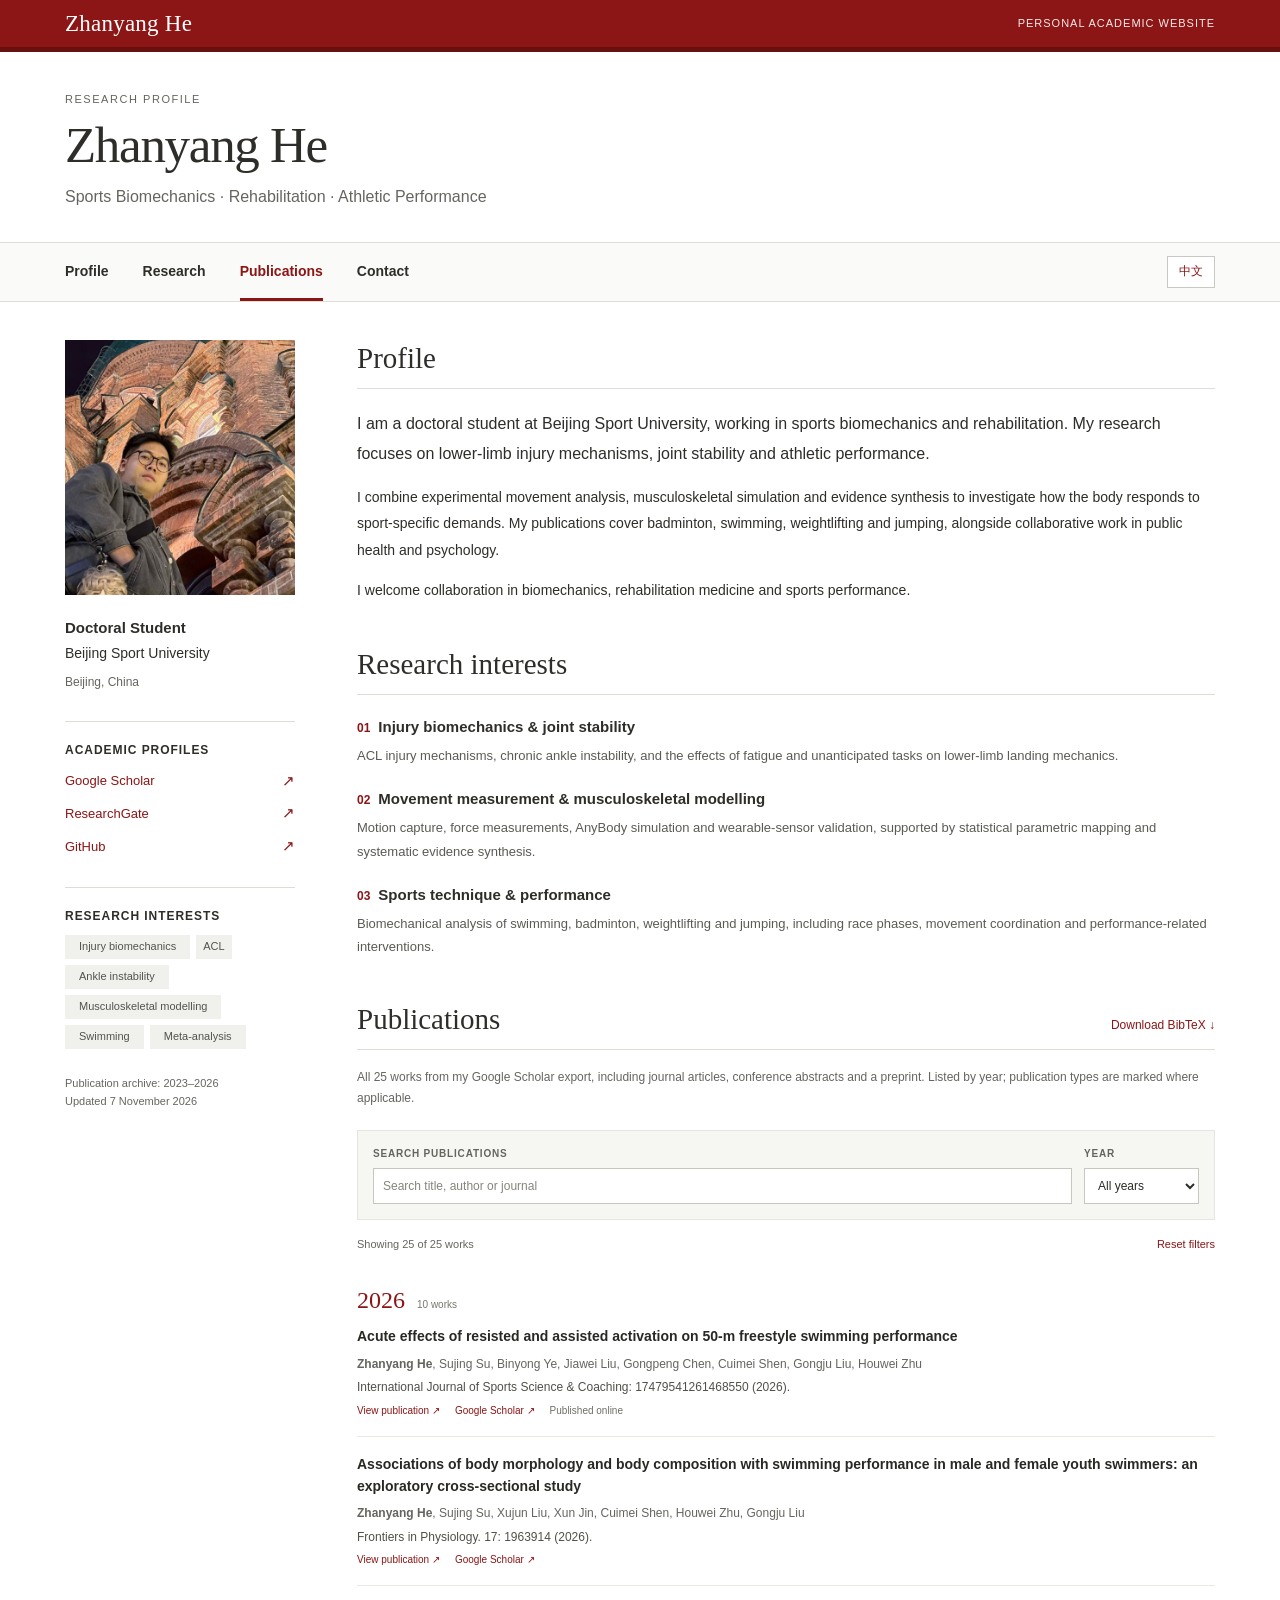
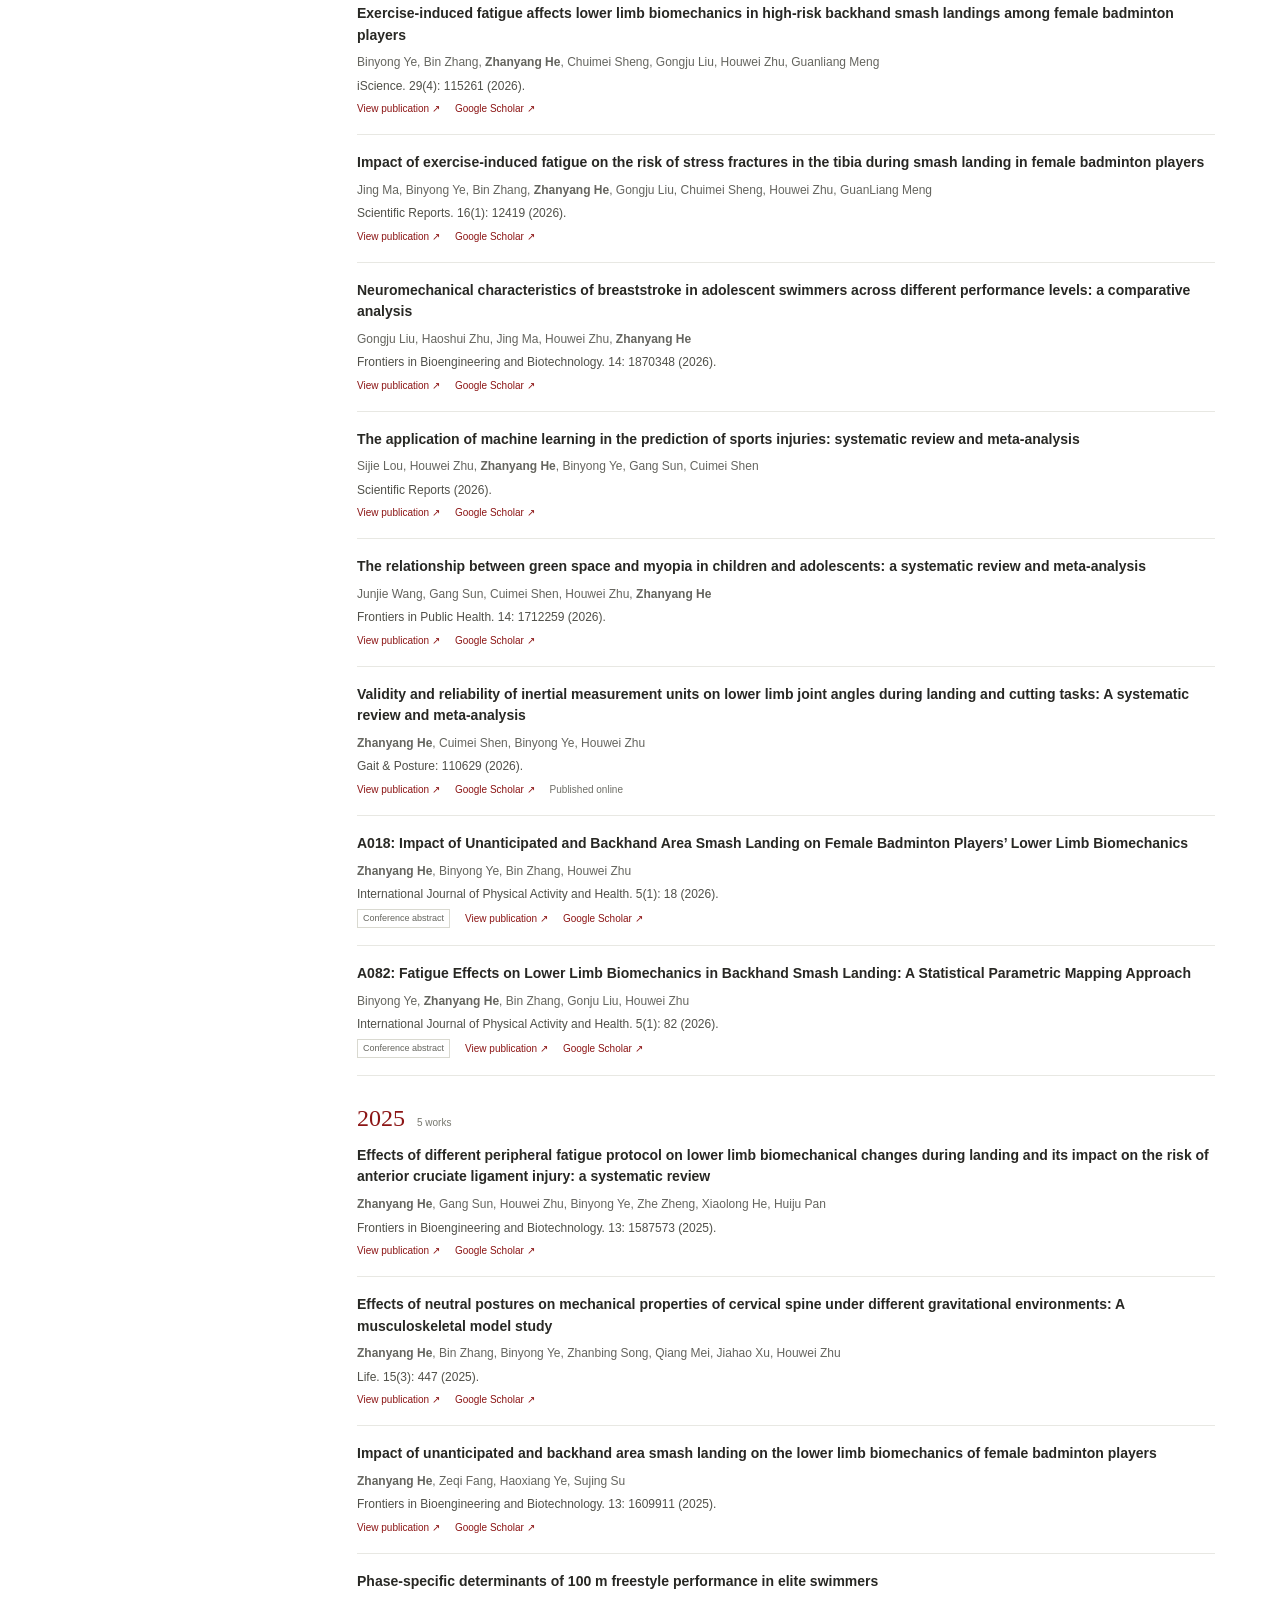
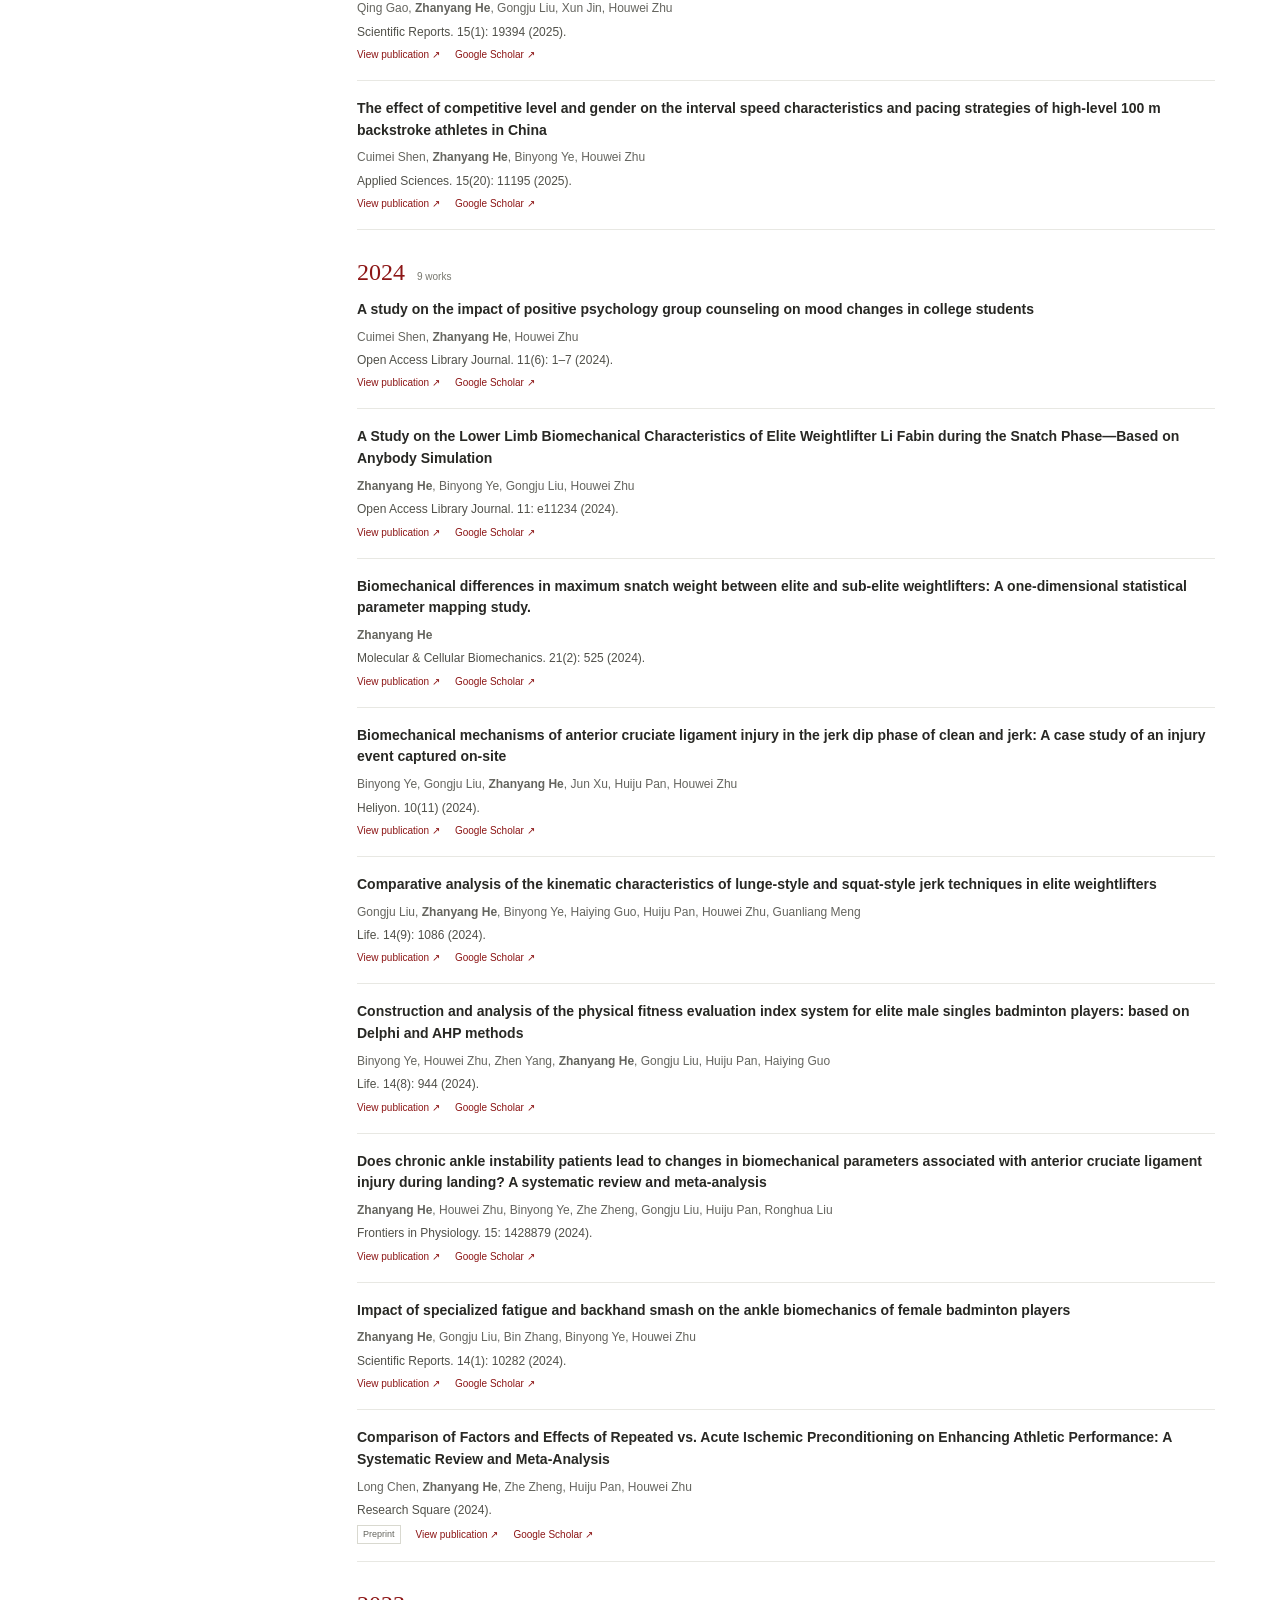
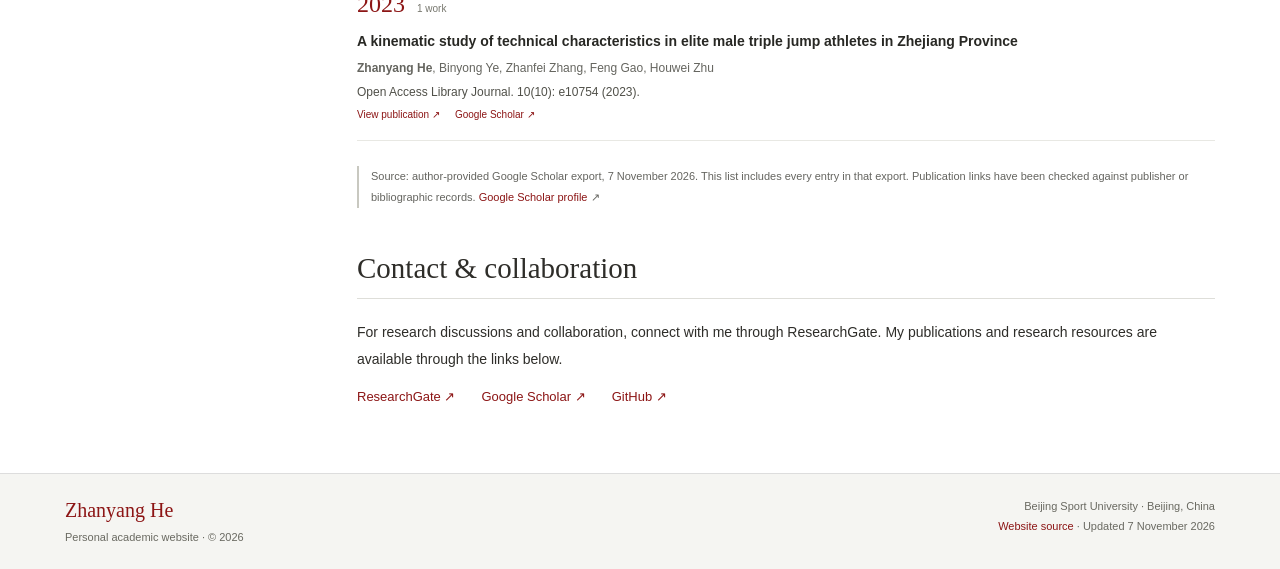
<file: index.html>
<!doctype html>
<html lang="en"><head><meta charset="utf-8"><meta name="viewport" content="width=device-width,initial-scale=1"><title>Zhanyang He | Research &amp; Publications</title><meta name="description" content="Academic profile of Zhanyang He at Beijing Sport University. Research interests and all 25 works from his Google Scholar export, 2023–2026."><meta name="color-scheme" content="light"><link rel="canonical" href="https://zhanyanghesportmed.github.io/"><meta property="og:title" content="Zhanyang He | Research &amp; Publications"><meta property="og:description" content="Sports biomechanics, rehabilitation and athletic performance. Complete Google Scholar publication archive, 2023–2026."><meta property="og:type" content="profile"><meta property="og:url" content="https://zhanyanghesportmed.github.io/"><meta property="og:image" content="https://zhanyanghesportmed.github.io/assets/zhanyang-he.jpg"><link rel="icon" type="image/svg+xml" href="assets/favicon.svg"><link rel="stylesheet" href="styles.css?v=2"><script src="script.js?v=2" defer></script><script type="application/ld+json">{"@context": "https://schema.org", "@type": "Person", "name": "Zhanyang He", "url": "https://zhanyanghesportmed.github.io/", "jobTitle": "Doctoral Student", "affiliation": {"@type": "CollegeOrUniversity", "name": "Beijing Sport University"}, "image": "https://zhanyanghesportmed.github.io/assets/zhanyang-he.jpg", "sameAs": ["https://scholar.google.com/citations?user=t26btK0AAAAJ&hl=en", "https://www.researchgate.net/profile/Zhanyang-He", "https://github.com/zhanyanghesportmed"]}</script></head>
<body><a class="skip" href="#main">Skip to content</a><header><div class="topbar"><div class="wrap topbar-inner"><a class="identity" href="#top">Zhanyang He</a><span class="descriptor"><span data-en="Personal academic website" data-zh="个人学术主页" >Personal academic website</span></span></div></div><div class="masthead wrap" id="top"><p class="eyebrow"><span data-en="Research profile" data-zh="研究主页" >Research profile</span></p><h1>Zhanyang He</h1><p class="subtitle"><span data-en="Sports Biomechanics · Rehabilitation · Athletic Performance" data-zh="运动生物力学 · 康复 · 竞技表现" >Sports Biomechanics · Rehabilitation · Athletic Performance</span></p></div></header>
<div class="nav-shell"><nav class="wrap navigation" aria-label="Main navigation"><div class="nav-links"><a href="#profile" class="active"><span data-en="Profile" data-zh="个人简介" >Profile</span></a><a href="#research"><span data-en="Research" data-zh="研究方向" >Research</span></a><a href="#publications"><span data-en="Publications" data-zh="全部成果" >Publications</span></a><a href="#contact"><span data-en="Contact" data-zh="联系" >Contact</span></a></div><button type="button" class="language js-only" id="language" aria-label="切换为中文">中文</button></nav></div>
<main class="wrap layout" id="main"><aside class="sidebar" aria-label="Personal information"><div class="portrait"><img src="assets/zhanyang-he.jpg" alt="Zhanyang He" width="1920" height="2560" fetchpriority="high"></div><div class="identity-details"><p class="role"><span data-en="Doctoral Student" data-zh="博士研究生" >Doctoral Student</span></p><p class="institution"><span data-en="Beijing Sport University" data-zh="北京体育大学" >Beijing Sport University</span></p><p class="location"><span data-en="Beijing, China" data-zh="中国 · 北京" >Beijing, China</span></p></div><div class="side-section profiles"><h2><span data-en="Academic profiles" data-zh="学术主页" >Academic profiles</span></h2><ul class="side-links"><li><a href="https://scholar.google.com/citations?user=t26btK0AAAAJ&amp;hl=en" class="" target="_blank" rel="noopener noreferrer"><span>Google Scholar</span><span aria-hidden="true">↗</span></a></li><li><a href="https://www.researchgate.net/profile/Zhanyang-He" class="" target="_blank" rel="noopener noreferrer"><span>ResearchGate</span><span aria-hidden="true">↗</span></a></li><li><a href="https://github.com/zhanyanghesportmed" class="" target="_blank" rel="noopener noreferrer"><span>GitHub</span><span aria-hidden="true">↗</span></a></li></ul></div><div class="side-section interests"><h2><span data-en="Research interests" data-zh="研究关键词" >Research interests</span></h2><div class="keywords"><span><span data-en="Injury biomechanics" data-zh="损伤生物力学" >Injury biomechanics</span></span><span>ACL</span><span><span data-en="Ankle instability" data-zh="踝关节不稳" >Ankle instability</span></span><span><span data-en="Musculoskeletal modelling" data-zh="肌骨建模" >Musculoskeletal modelling</span></span><span><span data-en="Swimming" data-zh="游泳" >Swimming</span></span><span><span data-en="Meta-analysis" data-zh="元分析" >Meta-analysis</span></span></div></div><p class="updated"><span data-en="Publication archive: 2023–2026" data-zh="成果档案：2023–2026" >Publication archive: 2023–2026</span><br><span data-en="Updated 7 November 2026" data-zh="更新于 2026 年 11 月 7 日" >Updated 7 November 2026</span></p></aside>
<div class="content"><section id="profile"><h2 class="section-title"><span data-en="Profile" data-zh="个人简介" >Profile</span></h2><p class="bio-lead"><span data-en="I am a doctoral student at Beijing Sport University, working in sports biomechanics and rehabilitation. My research focuses on lower-limb injury mechanisms, joint stability and athletic performance." data-zh="我目前是北京体育大学博士研究生，主要从事运动生物力学与康复相关研究，关注下肢运动损伤机制、关节稳定性与竞技运动表现。" >I am a doctoral student at Beijing Sport University, working in sports biomechanics and rehabilitation. My research focuses on lower-limb injury mechanisms, joint stability and athletic performance.</span></p><p><span data-en="I combine experimental movement analysis, musculoskeletal simulation and evidence synthesis to investigate how the body responds to sport-specific demands. My publications cover badminton, swimming, weightlifting and jumping, alongside collaborative work in public health and psychology." data-zh="我结合实验运动分析、肌骨仿真与证据综合，研究人体对专项运动任务的响应。研究成果涉及羽毛球、游泳、举重与跳跃运动，并参与公共卫生和心理学领域的合作研究。" >I combine experimental movement analysis, musculoskeletal simulation and evidence synthesis to investigate how the body responds to sport-specific demands. My publications cover badminton, swimming, weightlifting and jumping, alongside collaborative work in public health and psychology.</span></p><p><span data-en="I welcome collaboration in biomechanics, rehabilitation medicine and sports performance." data-zh="欢迎围绕生物力学、康复医学和运动表现开展学术交流与合作。" >I welcome collaboration in biomechanics, rehabilitation medicine and sports performance.</span></p></section>
<section id="research"><h2 class="section-title"><span data-en="Research interests" data-zh="研究方向" >Research interests</span></h2><div class="research-item"><h3><span class="index">01</span><span data-en="Injury biomechanics &amp; joint stability" data-zh="损伤生物力学与关节稳定性" >Injury biomechanics &amp; joint stability</span></h3><p><span data-en="ACL injury mechanisms, chronic ankle instability, and the effects of fatigue and unanticipated tasks on lower-limb landing mechanics." data-zh="前交叉韧带损伤机制、慢性踝关节不稳，以及疲劳和非预期任务对下肢落地生物力学的影响。" >ACL injury mechanisms, chronic ankle instability, and the effects of fatigue and unanticipated tasks on lower-limb landing mechanics.</span></p></div><div class="research-item"><h3><span class="index">02</span><span data-en="Movement measurement &amp; musculoskeletal modelling" data-zh="运动测量与肌骨建模" >Movement measurement &amp; musculoskeletal modelling</span></h3><p><span data-en="Motion capture, force measurements, AnyBody simulation and wearable-sensor validation, supported by statistical parametric mapping and systematic evidence synthesis." data-zh="结合动作捕捉、测力、AnyBody 仿真与可穿戴传感器验证，运用统计参数映射和系统性证据综合开展研究。" >Motion capture, force measurements, AnyBody simulation and wearable-sensor validation, supported by statistical parametric mapping and systematic evidence synthesis.</span></p></div><div class="research-item"><h3><span class="index">03</span><span data-en="Sports technique &amp; performance" data-zh="专项技术与运动表现" >Sports technique &amp; performance</span></h3><p><span data-en="Biomechanical analysis of swimming, badminton, weightlifting and jumping, including race phases, movement coordination and performance-related interventions." data-zh="分析游泳、羽毛球、举重与跳跃运动的生物力学特征，关注比赛分段、动作协调与运动表现相关干预。" >Biomechanical analysis of swimming, badminton, weightlifting and jumping, including race phases, movement coordination and performance-related interventions.</span></p></div></section>
<section id="publications"><div class="pub-heading"><h2 class="section-title"><span data-en="Publications" data-zh="全部研究成果" >Publications</span></h2><a class="download" href="publications.bib" download><span data-en="Download BibTeX" data-zh="下载全部引用" >Download BibTeX</span> ↓</a></div><p class="pub-intro"><span data-en="All 25 works from my Google Scholar export, including journal articles, conference abstracts and a preprint." data-zh="收录谷歌学术导出中的全部 25 项成果，包括期刊论文、会议摘要和预印本。" >All 25 works from my Google Scholar export, including journal articles, conference abstracts and a preprint.</span> <span data-en="Listed by year; publication types are marked where applicable." data-zh="按年份排列，会议摘要和预印本已标注类型。" >Listed by year; publication types are marked where applicable.</span></p><div class="publication-controls js-only"><div class="control"><label for="publication-search"><span data-en="Search publications" data-zh="搜索成果" >Search publications</span></label><input type="search" id="publication-search" placeholder="Search title, author or journal" autocomplete="off"></div><div class="control"><label for="publication-year"><span data-en="Year" data-zh="年份" >Year</span></label><select id="publication-year"><option value="all" data-en="All years" data-zh="全部年份">All years</option><option value="2026">2026</option><option value="2025">2025</option><option value="2024">2024</option><option value="2023">2023</option></select></div></div><div class="pub-status js-only"><span id="publication-count" aria-live="polite">Showing 25 of 25 works</span><button type="button" class="reset" id="reset-filters"><span data-en="Reset filters" data-zh="重置筛选" >Reset filters</span></button></div><div id="publication-list"><div class="year-group" data-group-year="2026"><h3 class="year-heading">2026<span class="year-count"><span data-en="10 works" data-zh="10 项成果" >10 works</span></span></h3><article class="publication" id="he2026acute" data-year="2026" data-search="acute effects of resisted and assisted activation on 50-m freestyle swimming performance zhanyang he, sujing su, binyong ye, jiawei liu, gongpeng chen, cuimei shen, gongju liu, houwei zhu international journal of sports science &amp; coaching 2026"><h3><a href="https://doi.org/10.1177/17479541261468550" class="" target="_blank" rel="noopener noreferrer">Acute effects of resisted and assisted activation on 50-m freestyle swimming performance</a></h3><p class="authors"><strong>Zhanyang He</strong>, Sujing Su, Binyong Ye, Jiawei Liu, Gongpeng Chen, Cuimei Shen, Gongju Liu, Houwei Zhu</p><p class="journal">International Journal of Sports Science &amp; Coaching: 17479541261468550 (2026).</p><div class="pub-links"><a href="https://doi.org/10.1177/17479541261468550" class="" target="_blank" rel="noopener noreferrer"><span data-en="View publication" data-zh="查看原文" >View publication</span> ↗</a><a href="https://scholar.google.com/scholar?q=Acute%20effects%20of%20resisted%20and%20assisted%20activation%20on%2050-m%20freestyle%20swimming%20performance" class="" target="_blank" rel="noopener noreferrer">Google Scholar ↗</a><span data-en="Published online" data-zh="在线发表" class="citation-count">Published online</span></div></article><article class="publication" id="he2026associations" data-year="2026" data-search="associations of body morphology and body composition with swimming performance in male and female youth swimmers: an exploratory cross-sectional study zhanyang he, sujing su, xujun liu, xun jin, cuimei shen, houwei zhu, gongju liu frontiers in physiology 2026"><h3><a href="https://doi.org/10.3389/fphys.2026.1963914" class="" target="_blank" rel="noopener noreferrer">Associations of body morphology and body composition with swimming performance in male and female youth swimmers: an exploratory cross-sectional study</a></h3><p class="authors"><strong>Zhanyang He</strong>, Sujing Su, Xujun Liu, Xun Jin, Cuimei Shen, Houwei Zhu, Gongju Liu</p><p class="journal">Frontiers in Physiology. 17: 1963914 (2026).</p><div class="pub-links"><a href="https://doi.org/10.3389/fphys.2026.1963914" class="" target="_blank" rel="noopener noreferrer"><span data-en="View publication" data-zh="查看原文" >View publication</span> ↗</a><a href="https://scholar.google.com/scholar?q=Associations%20of%20body%20morphology%20and%20body%20composition%20with%20swimming%20performance%20in%20male%20and%20female%20youth%20swimmers%3A%20an%20exploratory%20cross-sectional%20study" class="" target="_blank" rel="noopener noreferrer">Google Scholar ↗</a></div></article><article class="publication" id="ye2026exercise" data-year="2026" data-search="exercise-induced fatigue affects lower limb biomechanics in high-risk backhand smash landings among female badminton players binyong ye, bin zhang, zhanyang he, chuimei sheng, gongju liu, houwei zhu, guanliang meng iscience 2026"><h3><a href="https://doi.org/10.1016/j.isci.2026.115261" class="" target="_blank" rel="noopener noreferrer">Exercise-induced fatigue affects lower limb biomechanics in high-risk backhand smash landings among female badminton players</a></h3><p class="authors">Binyong Ye, Bin Zhang, <strong>Zhanyang He</strong>, Chuimei Sheng, Gongju Liu, Houwei Zhu, Guanliang Meng</p><p class="journal">iScience. 29(4): 115261 (2026).</p><div class="pub-links"><a href="https://doi.org/10.1016/j.isci.2026.115261" class="" target="_blank" rel="noopener noreferrer"><span data-en="View publication" data-zh="查看原文" >View publication</span> ↗</a><a href="https://scholar.google.com/scholar?q=Exercise-induced%20fatigue%20affects%20lower%20limb%20biomechanics%20in%20high-risk%20backhand%20smash%20landings%20among%20female%20badminton%20players" class="" target="_blank" rel="noopener noreferrer">Google Scholar ↗</a></div></article><article class="publication" id="ma2026impact" data-year="2026" data-search="impact of exercise-induced fatigue on the risk of stress fractures in the tibia during smash landing in female badminton players jing ma, binyong ye, bin zhang, zhanyang he, gongju liu, chuimei sheng, houwei zhu, guanliang meng scientific reports 2026"><h3><a href="https://doi.org/10.1038/s41598-026-42661-2" class="" target="_blank" rel="noopener noreferrer">Impact of exercise-induced fatigue on the risk of stress fractures in the tibia during smash landing in female badminton players</a></h3><p class="authors">Jing Ma, Binyong Ye, Bin Zhang, <strong>Zhanyang He</strong>, Gongju Liu, Chuimei Sheng, Houwei Zhu, GuanLiang Meng</p><p class="journal">Scientific Reports. 16(1): 12419 (2026).</p><div class="pub-links"><a href="https://doi.org/10.1038/s41598-026-42661-2" class="" target="_blank" rel="noopener noreferrer"><span data-en="View publication" data-zh="查看原文" >View publication</span> ↗</a><a href="https://scholar.google.com/scholar?q=Impact%20of%20exercise-induced%20fatigue%20on%20the%20risk%20of%20stress%20fractures%20in%20the%20tibia%20during%20smash%20landing%20in%20female%20badminton%20players" class="" target="_blank" rel="noopener noreferrer">Google Scholar ↗</a></div></article><article class="publication" id="liu2026neuromechanical" data-year="2026" data-search="neuromechanical characteristics of breaststroke in adolescent swimmers across different performance levels: a comparative analysis gongju liu, haoshui zhu, jing ma, houwei zhu, zhanyang he frontiers in bioengineering and biotechnology 2026"><h3><a href="https://doi.org/10.3389/fbioe.2026.1870348" class="" target="_blank" rel="noopener noreferrer">Neuromechanical characteristics of breaststroke in adolescent swimmers across different performance levels: a comparative analysis</a></h3><p class="authors">Gongju Liu, Haoshui Zhu, Jing Ma, Houwei Zhu, <strong>Zhanyang He</strong></p><p class="journal">Frontiers in Bioengineering and Biotechnology. 14: 1870348 (2026).</p><div class="pub-links"><a href="https://doi.org/10.3389/fbioe.2026.1870348" class="" target="_blank" rel="noopener noreferrer"><span data-en="View publication" data-zh="查看原文" >View publication</span> ↗</a><a href="https://scholar.google.com/scholar?q=Neuromechanical%20characteristics%20of%20breaststroke%20in%20adolescent%20swimmers%20across%20different%20performance%20levels%3A%20a%20comparative%20analysis" class="" target="_blank" rel="noopener noreferrer">Google Scholar ↗</a></div></article><article class="publication" id="lou2026application" data-year="2026" data-search="the application of machine learning in the prediction of sports injuries: systematic review and meta-analysis sijie lou, houwei zhu, zhanyang he, binyong ye, gang sun, cuimei shen scientific reports 2026"><h3><a href="https://doi.org/10.1038/s41598-026-59571-y" class="" target="_blank" rel="noopener noreferrer">The application of machine learning in the prediction of sports injuries: systematic review and meta-analysis</a></h3><p class="authors">Sijie Lou, Houwei Zhu, <strong>Zhanyang He</strong>, Binyong Ye, Gang Sun, Cuimei Shen</p><p class="journal">Scientific Reports (2026).</p><div class="pub-links"><a href="https://doi.org/10.1038/s41598-026-59571-y" class="" target="_blank" rel="noopener noreferrer"><span data-en="View publication" data-zh="查看原文" >View publication</span> ↗</a><a href="https://scholar.google.com/scholar?q=The%20application%20of%20machine%20learning%20in%20the%20prediction%20of%20sports%20injuries%3A%20systematic%20review%20and%20meta-analysis" class="" target="_blank" rel="noopener noreferrer">Google Scholar ↗</a></div></article><article class="publication" id="wang2026relationship" data-year="2026" data-search="the relationship between green space and myopia in children and adolescents: a systematic review and meta-analysis junjie wang, gang sun, cuimei shen, houwei zhu, zhanyang he frontiers in public health 2026"><h3><a href="https://doi.org/10.3389/fpubh.2026.1712259" class="" target="_blank" rel="noopener noreferrer">The relationship between green space and myopia in children and adolescents: a systematic review and meta-analysis</a></h3><p class="authors">Junjie Wang, Gang Sun, Cuimei Shen, Houwei Zhu, <strong>Zhanyang He</strong></p><p class="journal">Frontiers in Public Health. 14: 1712259 (2026).</p><div class="pub-links"><a href="https://doi.org/10.3389/fpubh.2026.1712259" class="" target="_blank" rel="noopener noreferrer"><span data-en="View publication" data-zh="查看原文" >View publication</span> ↗</a><a href="https://scholar.google.com/scholar?q=The%20relationship%20between%20green%20space%20and%20myopia%20in%20children%20and%20adolescents%3A%20a%20systematic%20review%20and%20meta-analysis" class="" target="_blank" rel="noopener noreferrer">Google Scholar ↗</a></div></article><article class="publication" id="he2026validity" data-year="2026" data-search="validity and reliability of inertial measurement units on lower limb joint angles during landing and cutting tasks: a systematic review and meta-analysis zhanyang he, cuimei shen, binyong ye, houwei zhu gait &amp; posture 2026"><h3><a href="https://doi.org/10.1016/j.gaitpost.2026.110629" class="" target="_blank" rel="noopener noreferrer">Validity and reliability of inertial measurement units on lower limb joint angles during landing and cutting tasks: A systematic review and meta-analysis</a></h3><p class="authors"><strong>Zhanyang He</strong>, Cuimei Shen, Binyong Ye, Houwei Zhu</p><p class="journal">Gait &amp; Posture: 110629 (2026).</p><div class="pub-links"><a href="https://doi.org/10.1016/j.gaitpost.2026.110629" class="" target="_blank" rel="noopener noreferrer"><span data-en="View publication" data-zh="查看原文" >View publication</span> ↗</a><a href="https://scholar.google.com/scholar?q=Validity%20and%20reliability%20of%20inertial%20measurement%20units%20on%20lower%20limb%20joint%20angles%20during%20landing%20and%20cutting%20tasks%3A%20A%20systematic%20review%20and%20meta-analysis" class="" target="_blank" rel="noopener noreferrer">Google Scholar ↗</a><span data-en="Published online" data-zh="在线发表" class="citation-count">Published online</span></div></article><article class="publication" id="he2026a018" data-year="2026" data-search="a018: impact of unanticipated and backhand area smash landing on female badminton players’ lower limb biomechanics zhanyang he, binyong ye, bin zhang, houwei zhu international journal of physical activity and health 2026"><h3><a href="https://doi.org/10.18122/ijpah.5.1.18.boisestate" class="" target="_blank" rel="noopener noreferrer">A018: Impact of Unanticipated and Backhand Area Smash Landing on Female Badminton Players’ Lower Limb Biomechanics</a></h3><p class="authors"><strong>Zhanyang He</strong>, Binyong Ye, Bin Zhang, Houwei Zhu</p><p class="journal">International Journal of Physical Activity and Health. 5(1): 18 (2026).</p><div class="pub-links"><span data-en="Conference abstract" data-zh="会议摘要" class="pub-type">Conference abstract</span><a href="https://doi.org/10.18122/ijpah.5.1.18.boisestate" class="" target="_blank" rel="noopener noreferrer"><span data-en="View publication" data-zh="查看原文" >View publication</span> ↗</a><a href="https://scholar.google.com/scholar?q=A018%3A%20Impact%20of%20Unanticipated%20and%20Backhand%20Area%20Smash%20Landing%20on%20Female%20Badminton%20Players%E2%80%99%20Lower%20Limb%20Biomechanics" class="" target="_blank" rel="noopener noreferrer">Google Scholar ↗</a></div></article><article class="publication" id="ye2026a082" data-year="2026" data-search="a082: fatigue effects on lower limb biomechanics in backhand smash landing: a statistical parametric mapping approach binyong ye, zhanyang he, bin zhang, gonju liu, houwei zhu international journal of physical activity and health 2026"><h3><a href="https://doi.org/10.18122/ijpah.5.1.82.boisestate" class="" target="_blank" rel="noopener noreferrer">A082: Fatigue Effects on Lower Limb Biomechanics in Backhand Smash Landing: A Statistical Parametric Mapping Approach</a></h3><p class="authors">Binyong Ye, <strong>Zhanyang He</strong>, Bin Zhang, Gonju Liu, Houwei Zhu</p><p class="journal">International Journal of Physical Activity and Health. 5(1): 82 (2026).</p><div class="pub-links"><span data-en="Conference abstract" data-zh="会议摘要" class="pub-type">Conference abstract</span><a href="https://doi.org/10.18122/ijpah.5.1.82.boisestate" class="" target="_blank" rel="noopener noreferrer"><span data-en="View publication" data-zh="查看原文" >View publication</span> ↗</a><a href="https://scholar.google.com/scholar?q=A082%3A%20Fatigue%20Effects%20on%20Lower%20Limb%20Biomechanics%20in%20Backhand%20Smash%20Landing%3A%20A%20Statistical%20Parametric%20Mapping%20Approach" class="" target="_blank" rel="noopener noreferrer">Google Scholar ↗</a></div></article></div><div class="year-group" data-group-year="2025"><h3 class="year-heading">2025<span class="year-count"><span data-en="5 works" data-zh="5 项成果" >5 works</span></span></h3><article class="publication" id="he2025effects_fatigue" data-year="2025" data-search="effects of different peripheral fatigue protocol on lower limb biomechanical changes during landing and its impact on the risk of anterior cruciate ligament injury: a systematic review zhanyang he, gang sun, houwei zhu, binyong ye, zhe zheng, xiaolong he, huiju pan frontiers in bioengineering and biotechnology 2025"><h3><a href="https://doi.org/10.3389/fbioe.2025.1587573" class="" target="_blank" rel="noopener noreferrer">Effects of different peripheral fatigue protocol on lower limb biomechanical changes during landing and its impact on the risk of anterior cruciate ligament injury: a systematic review</a></h3><p class="authors"><strong>Zhanyang He</strong>, Gang Sun, Houwei Zhu, Binyong Ye, Zhe Zheng, Xiaolong He, Huiju Pan</p><p class="journal">Frontiers in Bioengineering and Biotechnology. 13: 1587573 (2025).</p><div class="pub-links"><a href="https://doi.org/10.3389/fbioe.2025.1587573" class="" target="_blank" rel="noopener noreferrer"><span data-en="View publication" data-zh="查看原文" >View publication</span> ↗</a><a href="https://scholar.google.com/scholar?q=Effects%20of%20different%20peripheral%20fatigue%20protocol%20on%20lower%20limb%20biomechanical%20changes%20during%20landing%20and%20its%20impact%20on%20the%20risk%20of%20anterior%20cruciate%20ligament%20injury%3A%20a%20systematic%20review" class="" target="_blank" rel="noopener noreferrer">Google Scholar ↗</a></div></article><article class="publication" id="he2025effects_cervical" data-year="2025" data-search="effects of neutral postures on mechanical properties of cervical spine under different gravitational environments: a musculoskeletal model study zhanyang he, bin zhang, binyong ye, zhanbing song, qiang mei, jiahao xu, houwei zhu life 2025"><h3><a href="https://doi.org/10.3390/life15030447" class="" target="_blank" rel="noopener noreferrer">Effects of neutral postures on mechanical properties of cervical spine under different gravitational environments: A musculoskeletal model study</a></h3><p class="authors"><strong>Zhanyang He</strong>, Bin Zhang, Binyong Ye, Zhanbing Song, Qiang Mei, Jiahao Xu, Houwei Zhu</p><p class="journal">Life. 15(3): 447 (2025).</p><div class="pub-links"><a href="https://doi.org/10.3390/life15030447" class="" target="_blank" rel="noopener noreferrer"><span data-en="View publication" data-zh="查看原文" >View publication</span> ↗</a><a href="https://scholar.google.com/scholar?q=Effects%20of%20neutral%20postures%20on%20mechanical%20properties%20of%20cervical%20spine%20under%20different%20gravitational%20environments%3A%20A%20musculoskeletal%20model%20study" class="" target="_blank" rel="noopener noreferrer">Google Scholar ↗</a></div></article><article class="publication" id="he2025impact" data-year="2025" data-search="impact of unanticipated and backhand area smash landing on the lower limb biomechanics of female badminton players zhanyang he, zeqi fang, haoxiang ye, sujing su frontiers in bioengineering and biotechnology 2025"><h3><a href="https://doi.org/10.3389/fbioe.2025.1609911" class="" target="_blank" rel="noopener noreferrer">Impact of unanticipated and backhand area smash landing on the lower limb biomechanics of female badminton players</a></h3><p class="authors"><strong>Zhanyang He</strong>, Zeqi Fang, Haoxiang Ye, Sujing Su</p><p class="journal">Frontiers in Bioengineering and Biotechnology. 13: 1609911 (2025).</p><div class="pub-links"><a href="https://doi.org/10.3389/fbioe.2025.1609911" class="" target="_blank" rel="noopener noreferrer"><span data-en="View publication" data-zh="查看原文" >View publication</span> ↗</a><a href="https://scholar.google.com/scholar?q=Impact%20of%20unanticipated%20and%20backhand%20area%20smash%20landing%20on%20the%20lower%20limb%20biomechanics%20of%20female%20badminton%20players" class="" target="_blank" rel="noopener noreferrer">Google Scholar ↗</a></div></article><article class="publication" id="gao2025phase" data-year="2025" data-search="phase-specific determinants of 100 m freestyle performance in elite swimmers qing gao, zhanyang he, gongju liu, xun jin, houwei zhu scientific reports 2025"><h3><a href="https://doi.org/10.1038/s41598-025-02814-1" class="" target="_blank" rel="noopener noreferrer">Phase-specific determinants of 100 m freestyle performance in elite swimmers</a></h3><p class="authors">Qing Gao, <strong>Zhanyang He</strong>, Gongju Liu, Xun Jin, Houwei Zhu</p><p class="journal">Scientific Reports. 15(1): 19394 (2025).</p><div class="pub-links"><a href="https://doi.org/10.1038/s41598-025-02814-1" class="" target="_blank" rel="noopener noreferrer"><span data-en="View publication" data-zh="查看原文" >View publication</span> ↗</a><a href="https://scholar.google.com/scholar?q=Phase-specific%20determinants%20of%20100%20m%20freestyle%20performance%20in%20elite%20swimmers" class="" target="_blank" rel="noopener noreferrer">Google Scholar ↗</a></div></article><article class="publication" id="shen2025effect" data-year="2025" data-search="the effect of competitive level and gender on the interval speed characteristics and pacing strategies of high-level 100 m backstroke athletes in china cuimei shen, zhanyang he, binyong ye, houwei zhu applied sciences 2025"><h3><a href="https://doi.org/10.3390/app152011195" class="" target="_blank" rel="noopener noreferrer">The effect of competitive level and gender on the interval speed characteristics and pacing strategies of high-level 100 m backstroke athletes in China</a></h3><p class="authors">Cuimei Shen, <strong>Zhanyang He</strong>, Binyong Ye, Houwei Zhu</p><p class="journal">Applied Sciences. 15(20): 11195 (2025).</p><div class="pub-links"><a href="https://doi.org/10.3390/app152011195" class="" target="_blank" rel="noopener noreferrer"><span data-en="View publication" data-zh="查看原文" >View publication</span> ↗</a><a href="https://scholar.google.com/scholar?q=The%20effect%20of%20competitive%20level%20and%20gender%20on%20the%20interval%20speed%20characteristics%20and%20pacing%20strategies%20of%20high-level%20100%20m%20backstroke%20athletes%20in%20China" class="" target="_blank" rel="noopener noreferrer">Google Scholar ↗</a></div></article></div><div class="year-group" data-group-year="2024"><h3 class="year-heading">2024<span class="year-count"><span data-en="9 works" data-zh="9 项成果" >9 works</span></span></h3><article class="publication" id="shen2024study" data-year="2024" data-search="a study on the impact of positive psychology group counseling on mood changes in college students cuimei shen, zhanyang he, houwei zhu open access library journal 2024"><h3><a href="https://doi.org/10.4236/oalib.1111797" class="" target="_blank" rel="noopener noreferrer">A study on the impact of positive psychology group counseling on mood changes in college students</a></h3><p class="authors">Cuimei Shen, <strong>Zhanyang He</strong>, Houwei Zhu</p><p class="journal">Open Access Library Journal. 11(6): 1–7 (2024).</p><div class="pub-links"><a href="https://doi.org/10.4236/oalib.1111797" class="" target="_blank" rel="noopener noreferrer"><span data-en="View publication" data-zh="查看原文" >View publication</span> ↗</a><a href="https://scholar.google.com/scholar?q=A%20study%20on%20the%20impact%20of%20positive%20psychology%20group%20counseling%20on%20mood%20changes%20in%20college%20students" class="" target="_blank" rel="noopener noreferrer">Google Scholar ↗</a></div></article><article class="publication" id="he2024study" data-year="2024" data-search="a study on the lower limb biomechanical characteristics of elite weightlifter li fabin during the snatch phase—based on anybody simulation zhanyang he, binyong ye, gongju liu, houwei zhu open access library journal 2024"><h3><a href="https://doi.org/10.4236/oalib.1111234" class="" target="_blank" rel="noopener noreferrer">A Study on the Lower Limb Biomechanical Characteristics of Elite Weightlifter Li Fabin during the Snatch Phase—Based on Anybody Simulation</a></h3><p class="authors"><strong>Zhanyang He</strong>, Binyong Ye, Gongju Liu, Houwei Zhu</p><p class="journal">Open Access Library Journal. 11: e11234 (2024).</p><div class="pub-links"><a href="https://doi.org/10.4236/oalib.1111234" class="" target="_blank" rel="noopener noreferrer"><span data-en="View publication" data-zh="查看原文" >View publication</span> ↗</a><a href="https://scholar.google.com/scholar?q=A%20Study%20on%20the%20Lower%20Limb%20Biomechanical%20Characteristics%20of%20Elite%20Weightlifter%20Li%20Fabin%20during%20the%20Snatch%20Phase%E2%80%94Based%20on%20Anybody%20Simulation" class="" target="_blank" rel="noopener noreferrer">Google Scholar ↗</a></div></article><article class="publication" id="he2024biomechanical" data-year="2024" data-search="biomechanical differences in maximum snatch weight between elite and sub-elite weightlifters: a one-dimensional statistical parameter mapping study. zhanyang he molecular &amp; cellular biomechanics 2024"><h3><a href="https://doi.org/10.62617/mcb.v21i2.525" class="" target="_blank" rel="noopener noreferrer">Biomechanical differences in maximum snatch weight between elite and sub-elite weightlifters: A one-dimensional statistical parameter mapping study.</a></h3><p class="authors"><strong>Zhanyang He</strong></p><p class="journal">Molecular &amp; Cellular Biomechanics. 21(2): 525 (2024).</p><div class="pub-links"><a href="https://doi.org/10.62617/mcb.v21i2.525" class="" target="_blank" rel="noopener noreferrer"><span data-en="View publication" data-zh="查看原文" >View publication</span> ↗</a><a href="https://scholar.google.com/scholar?q=Biomechanical%20differences%20in%20maximum%20snatch%20weight%20between%20elite%20and%20sub-elite%20weightlifters%3A%20A%20one-dimensional%20statistical%20parameter%20mapping%20study." class="" target="_blank" rel="noopener noreferrer">Google Scholar ↗</a></div></article><article class="publication" id="ye2024biomechanical" data-year="2024" data-search="biomechanical mechanisms of anterior cruciate ligament injury in the jerk dip phase of clean and jerk: a case study of an injury event captured on-site binyong ye, gongju liu, zhanyang he, jun xu, huiju pan, houwei zhu heliyon 2024"><h3><a href="https://pmc.ncbi.nlm.nih.gov/articles/PMC11145241/" class="" target="_blank" rel="noopener noreferrer">Biomechanical mechanisms of anterior cruciate ligament injury in the jerk dip phase of clean and jerk: A case study of an injury event captured on-site</a></h3><p class="authors">Binyong Ye, Gongju Liu, <strong>Zhanyang He</strong>, Jun Xu, Huiju Pan, Houwei Zhu</p><p class="journal">Heliyon. 10(11) (2024).</p><div class="pub-links"><a href="https://pmc.ncbi.nlm.nih.gov/articles/PMC11145241/" class="" target="_blank" rel="noopener noreferrer"><span data-en="View publication" data-zh="查看原文" >View publication</span> ↗</a><a href="https://scholar.google.com/scholar?q=Biomechanical%20mechanisms%20of%20anterior%20cruciate%20ligament%20injury%20in%20the%20jerk%20dip%20phase%20of%20clean%20and%20jerk%3A%20A%20case%20study%20of%20an%20injury%20event%20captured%20on-site" class="" target="_blank" rel="noopener noreferrer">Google Scholar ↗</a></div></article><article class="publication" id="liu2024comparative" data-year="2024" data-search="comparative analysis of the kinematic characteristics of lunge-style and squat-style jerk techniques in elite weightlifters gongju liu, zhanyang he, binyong ye, haiying guo, huiju pan, houwei zhu, guanliang meng life 2024"><h3><a href="https://doi.org/10.3390/life14091086" class="" target="_blank" rel="noopener noreferrer">Comparative analysis of the kinematic characteristics of lunge-style and squat-style jerk techniques in elite weightlifters</a></h3><p class="authors">Gongju Liu, <strong>Zhanyang He</strong>, Binyong Ye, Haiying Guo, Huiju Pan, Houwei Zhu, Guanliang Meng</p><p class="journal">Life. 14(9): 1086 (2024).</p><div class="pub-links"><a href="https://doi.org/10.3390/life14091086" class="" target="_blank" rel="noopener noreferrer"><span data-en="View publication" data-zh="查看原文" >View publication</span> ↗</a><a href="https://scholar.google.com/scholar?q=Comparative%20analysis%20of%20the%20kinematic%20characteristics%20of%20lunge-style%20and%20squat-style%20jerk%20techniques%20in%20elite%20weightlifters" class="" target="_blank" rel="noopener noreferrer">Google Scholar ↗</a></div></article><article class="publication" id="ye2024construction" data-year="2024" data-search="construction and analysis of the physical fitness evaluation index system for elite male singles badminton players: based on delphi and ahp methods binyong ye, houwei zhu, zhen yang, zhanyang he, gongju liu, huiju pan, haiying guo life 2024"><h3><a href="https://doi.org/10.3390/life14080944" class="" target="_blank" rel="noopener noreferrer">Construction and analysis of the physical fitness evaluation index system for elite male singles badminton players: based on Delphi and AHP methods</a></h3><p class="authors">Binyong Ye, Houwei Zhu, Zhen Yang, <strong>Zhanyang He</strong>, Gongju Liu, Huiju Pan, Haiying Guo</p><p class="journal">Life. 14(8): 944 (2024).</p><div class="pub-links"><a href="https://doi.org/10.3390/life14080944" class="" target="_blank" rel="noopener noreferrer"><span data-en="View publication" data-zh="查看原文" >View publication</span> ↗</a><a href="https://scholar.google.com/scholar?q=Construction%20and%20analysis%20of%20the%20physical%20fitness%20evaluation%20index%20system%20for%20elite%20male%20singles%20badminton%20players%3A%20based%20on%20Delphi%20and%20AHP%20methods" class="" target="_blank" rel="noopener noreferrer">Google Scholar ↗</a></div></article><article class="publication" id="he2024does" data-year="2024" data-search="does chronic ankle instability patients lead to changes in biomechanical parameters associated with anterior cruciate ligament injury during landing? a systematic review and meta-analysis zhanyang he, houwei zhu, binyong ye, zhe zheng, gongju liu, huiju pan, ronghua liu frontiers in physiology 2024"><h3><a href="https://doi.org/10.3389/fphys.2024.1428879" class="" target="_blank" rel="noopener noreferrer">Does chronic ankle instability patients lead to changes in biomechanical parameters associated with anterior cruciate ligament injury during landing? A systematic review and meta-analysis</a></h3><p class="authors"><strong>Zhanyang He</strong>, Houwei Zhu, Binyong Ye, Zhe Zheng, Gongju Liu, Huiju Pan, Ronghua Liu</p><p class="journal">Frontiers in Physiology. 15: 1428879 (2024).</p><div class="pub-links"><a href="https://doi.org/10.3389/fphys.2024.1428879" class="" target="_blank" rel="noopener noreferrer"><span data-en="View publication" data-zh="查看原文" >View publication</span> ↗</a><a href="https://scholar.google.com/scholar?q=Does%20chronic%20ankle%20instability%20patients%20lead%20to%20changes%20in%20biomechanical%20parameters%20associated%20with%20anterior%20cruciate%20ligament%20injury%20during%20landing%3F%20A%20systematic%20review%20and%20meta-analysis" class="" target="_blank" rel="noopener noreferrer">Google Scholar ↗</a></div></article><article class="publication" id="he2024impact" data-year="2024" data-search="impact of specialized fatigue and backhand smash on the ankle biomechanics of female badminton players zhanyang he, gongju liu, bin zhang, binyong ye, houwei zhu scientific reports 2024"><h3><a href="https://doi.org/10.1038/s41598-024-61141-z" class="" target="_blank" rel="noopener noreferrer">Impact of specialized fatigue and backhand smash on the ankle biomechanics of female badminton players</a></h3><p class="authors"><strong>Zhanyang He</strong>, Gongju Liu, Bin Zhang, Binyong Ye, Houwei Zhu</p><p class="journal">Scientific Reports. 14(1): 10282 (2024).</p><div class="pub-links"><a href="https://doi.org/10.1038/s41598-024-61141-z" class="" target="_blank" rel="noopener noreferrer"><span data-en="View publication" data-zh="查看原文" >View publication</span> ↗</a><a href="https://scholar.google.com/scholar?q=Impact%20of%20specialized%20fatigue%20and%20backhand%20smash%20on%20the%20ankle%20biomechanics%20of%20female%20badminton%20players" class="" target="_blank" rel="noopener noreferrer">Google Scholar ↗</a></div></article><article class="publication" id="chen2024comparison" data-year="2024" data-search="comparison of factors and effects of repeated vs. acute ischemic preconditioning on enhancing athletic performance: a systematic review and meta-analysis long chen, zhanyang he, zhe zheng, huiju pan, houwei zhu research square 2024"><h3><a href="https://doi.org/10.21203/rs.3.rs-5035301/v1" class="" target="_blank" rel="noopener noreferrer">Comparison of Factors and Effects of Repeated vs. Acute Ischemic Preconditioning on Enhancing Athletic Performance: A Systematic Review and Meta-Analysis</a></h3><p class="authors">Long Chen, <strong>Zhanyang He</strong>, Zhe Zheng, Huiju Pan, Houwei Zhu</p><p class="journal">Research Square (2024).</p><div class="pub-links"><span data-en="Preprint" data-zh="预印本" class="pub-type">Preprint</span><a href="https://doi.org/10.21203/rs.3.rs-5035301/v1" class="" target="_blank" rel="noopener noreferrer"><span data-en="View publication" data-zh="查看原文" >View publication</span> ↗</a><a href="https://scholar.google.com/scholar?q=Comparison%20of%20Factors%20and%20Effects%20of%20Repeated%20vs.%20Acute%20Ischemic%20Preconditioning%20on%20Enhancing%20Athletic%20Performance%3A%20A%20Systematic%20Review%20and%20Meta-Analysis" class="" target="_blank" rel="noopener noreferrer">Google Scholar ↗</a></div></article></div><div class="year-group" data-group-year="2023"><h3 class="year-heading">2023<span class="year-count"><span data-en="1 work" data-zh="1 项成果" >1 work</span></span></h3><article class="publication" id="he2023kinematic" data-year="2023" data-search="a kinematic study of technical characteristics in elite male triple jump athletes in zhejiang province zhanyang he, binyong ye, zhanfei zhang, feng gao, houwei zhu open access library journal 2023"><h3><a href="https://doi.org/10.4236/oalib.1110754" class="" target="_blank" rel="noopener noreferrer">A kinematic study of technical characteristics in elite male triple jump athletes in Zhejiang Province</a></h3><p class="authors"><strong>Zhanyang He</strong>, Binyong Ye, Zhanfei Zhang, Feng Gao, Houwei Zhu</p><p class="journal">Open Access Library Journal. 10(10): e10754 (2023).</p><div class="pub-links"><a href="https://doi.org/10.4236/oalib.1110754" class="" target="_blank" rel="noopener noreferrer"><span data-en="View publication" data-zh="查看原文" >View publication</span> ↗</a><a href="https://scholar.google.com/scholar?q=A%20kinematic%20study%20of%20technical%20characteristics%20in%20elite%20male%20triple%20jump%20athletes%20in%20Zhejiang%20Province" class="" target="_blank" rel="noopener noreferrer">Google Scholar ↗</a></div></article></div></div><p id="empty-state" class="empty-state" hidden><span data-en="No publications match your search. Try another keyword or year." data-zh="未找到匹配成果，请更换关键词或年份。" >No publications match your search. Try another keyword or year.</span></p><p class="pub-note"><span data-en="Source: author-provided Google Scholar export, 7 November 2026. This list includes every entry in that export. Publication links have been checked against publisher or bibliographic records." data-zh="来源：本人于 2026 年 11 月 7 日提供的谷歌学术导出。本列表包含该导出的全部条目，原文链接已依据出版方或文献数据库记录核对。" >Source: author-provided Google Scholar export, 7 November 2026. This list includes every entry in that export. Publication links have been checked against publisher or bibliographic records.</span> <a href="https://scholar.google.com/citations?user=t26btK0AAAAJ&amp;hl=en" class="" target="_blank" rel="noopener noreferrer"><span data-en="Google Scholar profile" data-zh="谷歌学术主页" >Google Scholar profile</span></a> ↗</p></section>
<section id="contact"><h2 class="section-title"><span data-en="Contact &amp; collaboration" data-zh="联系与合作" >Contact &amp; collaboration</span></h2><p><span data-en="For research discussions and collaboration, connect with me through ResearchGate. My publications and research resources are available through the links below." data-zh="如需研究交流与合作，可通过 ResearchGate 与我联系。完整学术记录和研究资源见以下平台。" >For research discussions and collaboration, connect with me through ResearchGate. My publications and research resources are available through the links below.</span></p><div class="connect-row"><a href="https://www.researchgate.net/profile/Zhanyang-He" class="" target="_blank" rel="noopener noreferrer">ResearchGate ↗</a><a href="https://scholar.google.com/citations?user=t26btK0AAAAJ&amp;hl=en" class="" target="_blank" rel="noopener noreferrer">Google Scholar ↗</a><a href="https://github.com/zhanyanghesportmed" class="" target="_blank" rel="noopener noreferrer">GitHub ↗</a></div></section></div></main>
<footer class="footer"><div class="wrap footer-inner"><div><div class="footer-brand">Zhanyang He</div><span><span data-en="Personal academic website" data-zh="个人学术主页" >Personal academic website</span> · © 2026</span></div><div class="footer-right"><span data-en="Beijing Sport University · Beijing, China" data-zh="北京体育大学 · 中国北京" >Beijing Sport University · Beijing, China</span><br><a href="https://github.com/zhanyanghesportmed/zhanyanghesportmed.github.io" class="" target="_blank" rel="noopener noreferrer"><span data-en="Website source" data-zh="网站源码" >Website source</span></a> · <span data-en="Updated 7 November 2026" data-zh="更新于 2026 年 11 月 7 日" >Updated 7 November 2026</span></div></div></footer></body></html>
</file>
<file: styles.css>
@charset "UTF-8";
:root{--red:#8c1515;--dark-red:#651010;--ink:#2e2d29;--muted:#656560;--line:#deded9;--light:#f6f6f3;--serif:Georgia,'Times New Roman','Songti SC',serif;--sans:Arial,'Microsoft YaHei',sans-serif}
*{box-sizing:border-box}html{scroll-behavior:smooth;scroll-padding-top:85px}body{margin:0;background:#fff;color:var(--ink);font:16px/1.65 var(--sans)}a{color:var(--red);text-decoration:none}a:hover{text-decoration:underline;text-underline-offset:3px}button,input,select{font:inherit}button{cursor:pointer}button,a,input,select{-webkit-tap-highlight-color:transparent}a:focus-visible,button:focus-visible,input:focus-visible,select:focus-visible{outline:3px solid #006b81;outline-offset:3px}h1,h2,h3,p{margin:0}::selection{background:#f0dcdc}.wrap{width:min(1150px,calc(100% - 88px));margin:0 auto}.skip{position:fixed;top:-70px;left:15px;background:white;padding:8px;z-index:30}.skip:focus{top:8px}.topbar{background:var(--red);color:white;border-bottom:5px solid #68100f}.topbar-inner{height:47px;display:flex;align-items:center;justify-content:space-between;gap:20px}.topbar .identity{font-family:var(--serif);color:white;font-size:23px;line-height:1;letter-spacing:.01em}.topbar .descriptor{font-size:11px;letter-spacing:.09em;text-transform:uppercase;color:#f6eaea}.masthead{padding:38px 0 31px}.masthead .eyebrow{font-size:11px;color:var(--muted);letter-spacing:.14em;text-transform:uppercase;margin-bottom:9px}.masthead h1{font-family:var(--serif);font-weight:400;font-size:51px;line-height:1.12;letter-spacing:-1.3px}.masthead .subtitle{font-size:16px;color:var(--muted);margin-top:10px}.nav-shell{border-top:1px solid var(--line);border-bottom:1px solid var(--line);background:#fafaf8;position:sticky;top:0;z-index:10}.navigation{display:flex;align-items:center;justify-content:space-between;gap:20px;height:58px}.nav-links{display:flex;align-items:stretch;gap:34px;height:100%}.nav-links a{display:flex;align-items:center;color:var(--ink);font-size:14px;font-weight:600;border-bottom:3px solid transparent;padding-top:3px}.nav-links a:hover,.nav-links a.active{color:var(--red);border-bottom-color:var(--red);text-decoration:none}.language{border:1px solid #c9c9c3;background:white;color:var(--red);padding:3px 11px;font-size:12px;min-height:32px}.layout{display:grid;grid-template-columns:230px minmax(0,1fr);gap:62px;padding-top:38px;padding-bottom:65px}.sidebar{align-self:start}.portrait{width:230px;height:255px;overflow:hidden;background:#deded9;position:relative}.portrait img{width:100%;height:100%;object-fit:cover;transform:scale(1.8);transform-origin:37% 86%;display:block}.sidebar .role{font-weight:700;font-size:15px;margin:21px 0 2px}.sidebar .institution{font-size:14px;line-height:1.6}.sidebar .location{font-size:12px;color:var(--muted);margin-top:8px}.side-section{margin-top:28px;padding-top:21px;border-top:1px solid var(--line)}.side-section h2{font:700 12px var(--sans);text-transform:uppercase;letter-spacing:.08em;margin-bottom:12px}.side-links{list-style:none;margin:0;padding:0}.side-links li{margin:8px 0}.side-links a{font-size:13px;display:flex;align-items:center;justify-content:space-between}.side-links a span:last-child{font-size:15px}.keywords{display:flex;flex-wrap:wrap;gap:6px}.keywords span{font-size:11px;line-height:1.45;background:#f0f0ed;color:#53534e;padding:4px 7px}.sidebar .updated{font-size:11px;line-height:1.7;color:var(--muted);margin-top:25px}.content section{scroll-margin-top:85px}.content section+section{margin-top:42px}.section-title{font-family:var(--serif);font-size:29px;font-weight:400;line-height:1.25;border-bottom:1px solid var(--line);padding-bottom:12px;margin-bottom:20px}.content p{font-size:14px;line-height:1.9;margin-bottom:14px}.content p:last-child{margin-bottom:0}.bio-lead{font-size:16px!important;line-height:1.9!important}.research-item{margin:0 0 20px}.research-item:last-child{margin-bottom:0}.research-item h3{font-family:var(--sans);font-weight:700;font-size:15px;margin-bottom:4px}.research-item p{font-size:13px;color:#5b5b55;line-height:1.8}.research-item .index{color:var(--red);margin-right:8px;font-size:12px}.pub-heading{display:flex;align-items:baseline;justify-content:space-between;gap:20px;border-bottom:1px solid var(--line);margin-bottom:17px;padding-bottom:12px}.pub-heading .section-title{padding:0;margin:0;border:0}.download{font-size:12px;white-space:nowrap}.pub-intro{font-size:12px!important;line-height:1.8!important;color:var(--muted)}.publication-controls{background:var(--light);border:1px solid #e6e6e1;padding:15px;display:grid;grid-template-columns:minmax(0,1fr) 115px;gap:12px;margin:20px 0 11px}.control label{display:block;font-size:10px;text-transform:uppercase;letter-spacing:.08em;font-weight:700;margin-bottom:6px;color:#65655f}.control input,.control select{width:100%;height:36px;border:1px solid #c7c7c0;border-radius:0;background:white;padding:6px 9px;color:var(--ink);font-size:12px}.control input::placeholder{color:#85857c}.pub-status{display:flex;justify-content:space-between;gap:12px;align-items:center;margin:0 0 20px;font-size:11px;color:var(--muted)}.reset{border:0;background:none;color:var(--red);font-size:11px;padding:4px 0}.year-group{margin-top:28px}.year-heading{color:var(--red);font-family:var(--serif);font-size:24px;font-weight:400;margin-bottom:12px;line-height:1.2;display:flex;gap:12px;align-items:baseline}.year-heading .year-count{font-family:var(--sans);font-size:10px;color:#77776e}.publication{border-bottom:1px solid #e8e8e3;padding:0 0 17px;margin-bottom:17px}.publication h3{font-family:var(--sans);font-size:14px;font-weight:700;line-height:1.55;margin-bottom:6px}.publication h3 a{color:#282824}.publication h3 a:hover{color:var(--red)}.publication .authors{font-size:12px;line-height:1.7;color:#65655f;margin:0 0 3px}.publication .journal{font-size:12px;line-height:1.7;margin:0 0 5px;color:#505049}.pub-links{display:flex;align-items:center;gap:15px;flex-wrap:wrap;font-size:10px;line-height:1.6}.pub-type{font-size:9px;line-height:1.4;padding:2px 5px;border:1px solid #d9d9d0;color:#65655e}.citation-count{color:#6e6e66}.publication[hidden],.year-group[hidden],[hidden]{display:none!important}.empty-state{font-size:13px;background:var(--light);padding:25px;text-align:center;color:var(--muted)}.pub-note{font-size:11px!important;border-left:2px solid #c8c8c0;padding-left:12px;color:var(--muted);margin-top:25px}.connect-row{display:flex;gap:26px;flex-wrap:wrap;font-size:13px}.footer{border-top:1px solid #ddd;background:#f5f5f2;padding:23px 0;color:#696961}.footer-inner{display:flex;justify-content:space-between;gap:24px;font-size:11px}.footer-brand{color:var(--red);font-family:var(--serif);font-size:20px;line-height:1.3;margin-bottom:5px}.footer-right{text-align:right;line-height:1.8}.js-only{display:none}.js .js-only{display:grid}.js .language{display:block}.js .pub-status{display:flex}[lang=zh-CN] .section-title{font-family:var(--sans);font-size:26px;font-weight:500}[lang=zh-CN] .topbar .descriptor{letter-spacing:.1em}
@media(max-width:1000px){.wrap{width:calc(100% - 56px)}.layout{grid-template-columns:200px minmax(0,1fr);gap:38px}.portrait{width:200px;height:230px}.masthead h1{font-size:47px}}
@media(max-width:720px){html{scroll-padding-top:75px}.wrap{width:calc(100% - 36px)}.topbar-inner{height:43px}.topbar .identity{font-size:21px}.topbar .descriptor{font-size:9px;letter-spacing:.03em}.masthead{padding:27px 0 23px}.masthead h1{font-size:39px}.masthead .subtitle{font-size:13px;line-height:1.7;margin-top:9px;max-width:330px}.masthead .eyebrow{font-size:9px;letter-spacing:.09em}.navigation{height:51px;gap:12px}.nav-links{gap:21px}.nav-links a{font-size:12px}.language{min-height:29px;padding:2px 8px;font-size:11px}.layout{display:block;padding-top:27px}.sidebar{display:grid;grid-template-columns:125px minmax(0,1fr);gap:0 22px;padding-bottom:26px;margin-bottom:28px;border-bottom:1px solid var(--line)}.portrait{width:125px;height:150px;grid-column:1;grid-row:1 / 3}.sidebar .identity-details{grid-column:2;grid-row:1}.sidebar .role{margin:2px 0 5px;font-size:14px}.sidebar .institution{font-size:13px}.sidebar .location{font-size:11px}.sidebar .profiles{grid-column:2;grid-row:2;border:0;margin:8px 0 0;padding:0}.sidebar .profiles h2{display:none}.side-links li{margin:5px 0}.side-links a{font-size:11px;max-width:165px}.sidebar .interests,.sidebar .updated{display:none}.content section+section{margin-top:32px}.section-title{font-size:27px;margin-bottom:16px}.bio-lead{font-size:14px!important}.content p{font-size:13px;line-height:1.85}.research-item h3{font-size:14px}.research-item p{font-size:12px}.publication-controls{padding:12px;grid-template-columns:minmax(0,1fr) 84px;gap:8px}.publication h3{font-size:13px;line-height:1.6}.publication .authors,.publication .journal{font-size:11px}.pub-links{font-size:10px}.pub-heading{gap:15px}.download{font-size:10px}.pub-intro{font-size:11px!important}.year-heading{font-size:22px}.connect-row{gap:22px;font-size:12px}.footer-inner{flex-direction:column;gap:14px}.footer-right{text-align:left}.footer-brand{font-size:19px}[lang=zh-CN] .section-title{font-size:24px}}
@media(max-width:380px){.nav-links{gap:15px}.topbar .descriptor{font-size:8px}.sidebar{gap:0 17px}.publication-controls{grid-template-columns:minmax(0,1fr) 75px}.control input{font-size:11px}}
@media(prefers-reduced-motion:reduce){html{scroll-behavior:auto}}
@media print{.topbar,.nav-shell,.publication-controls,.pub-status,.footer,.download,.side-links{display:none!important}.wrap{width:100%}.layout{grid-template-columns:160px 1fr;gap:28px}.portrait{width:160px;height:180px}.publication{break-inside:avoid}a{color:inherit}.masthead{padding:0 0 20px}.content section{scroll-margin:0}}
</file>
